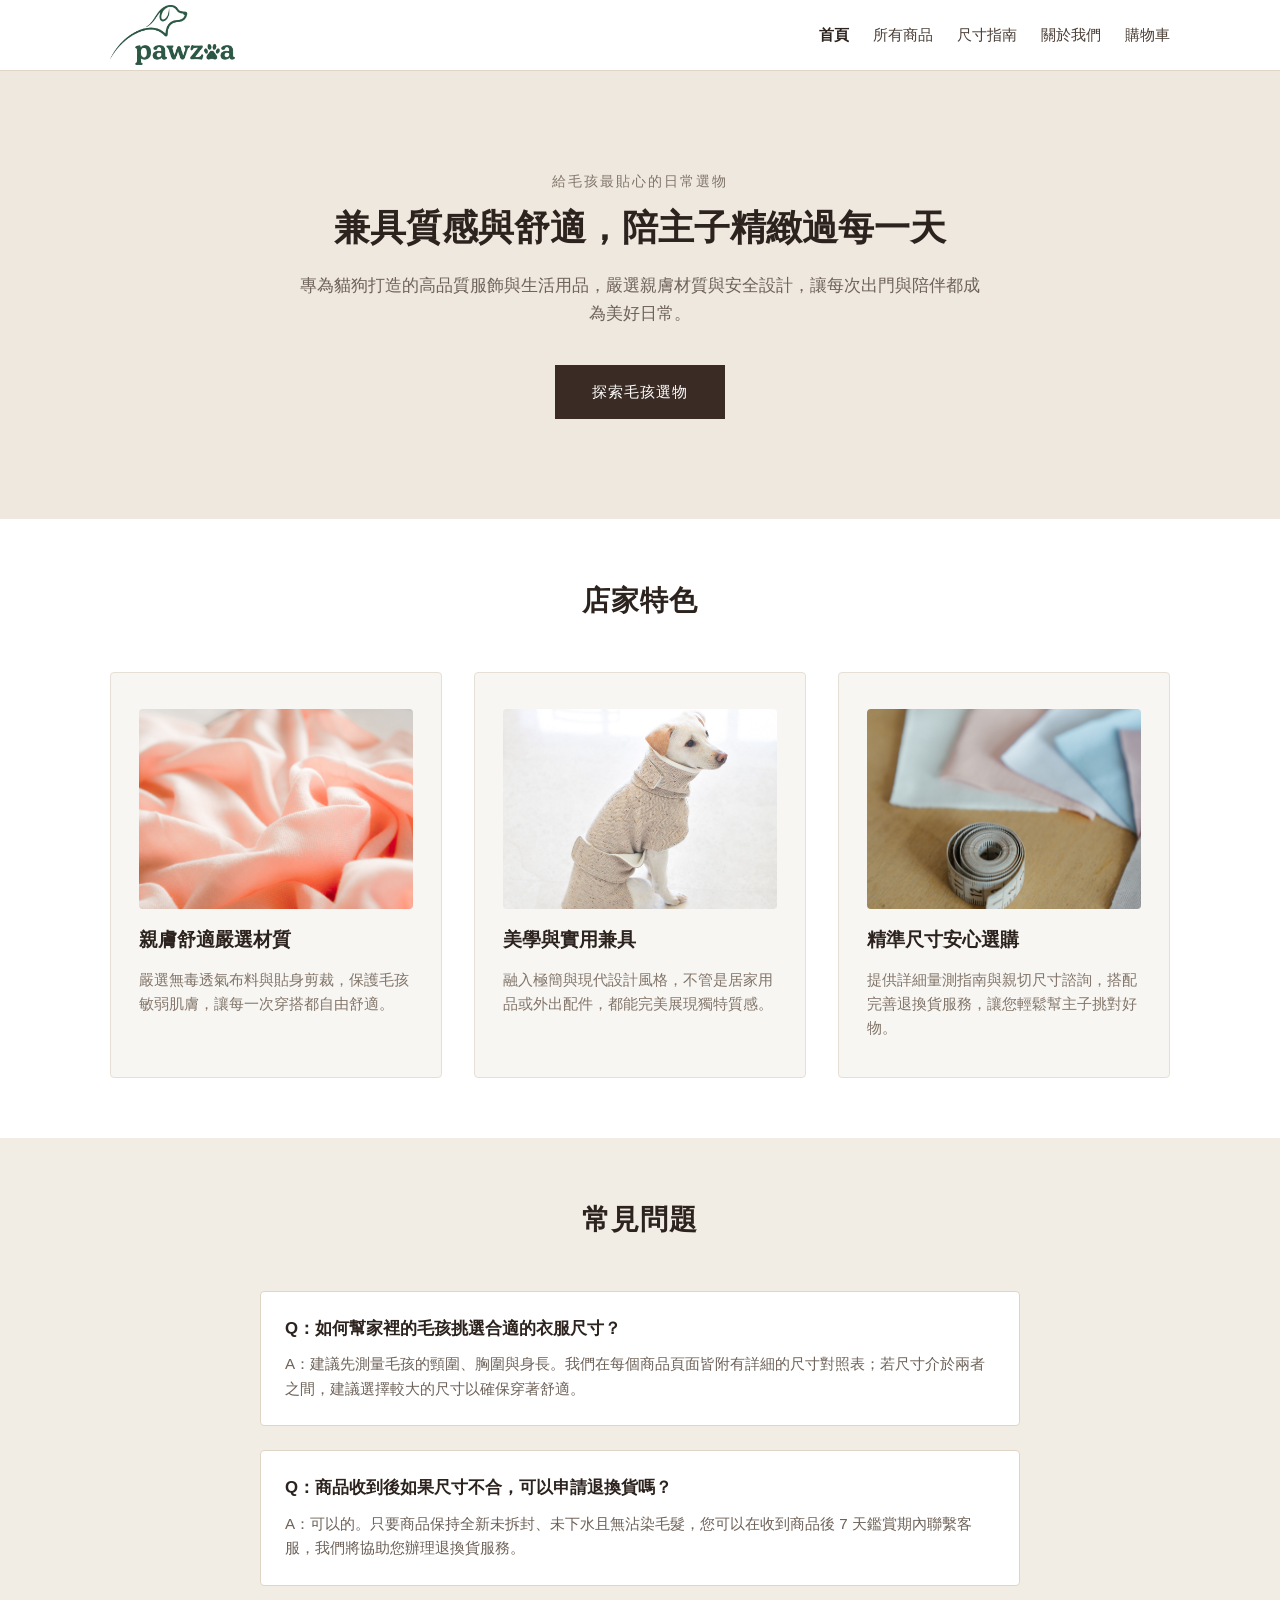
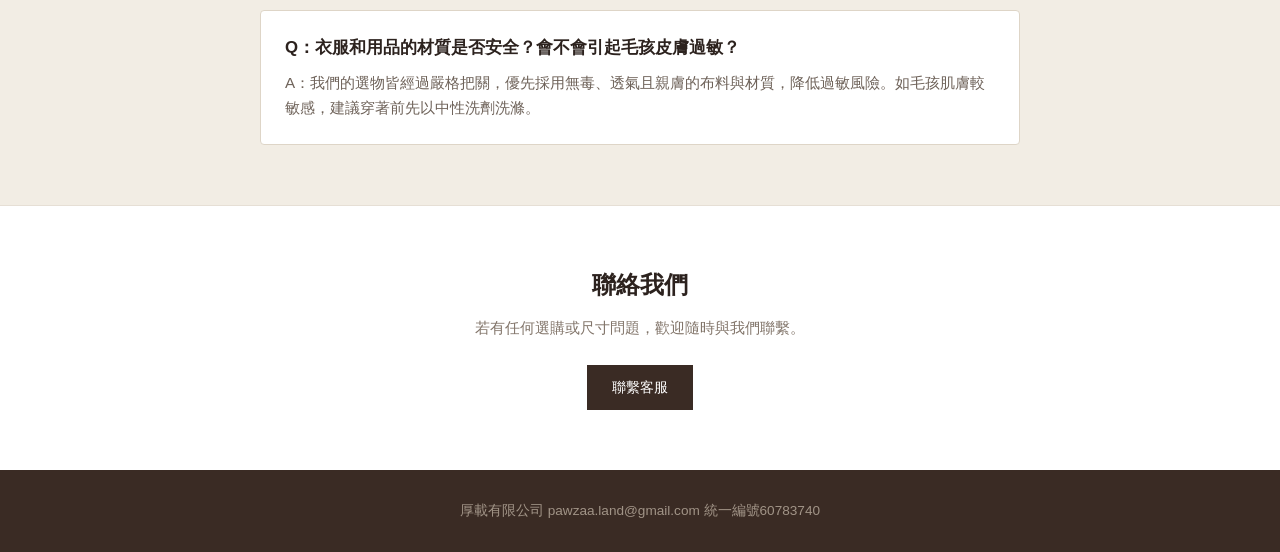
<file: index.html>
<!DOCTYPE html>
<html lang="zh-TW">
<head>
  <meta charset="UTF-8">
  <meta name="viewport" content="width=device-width, initial-scale=1.0">
  <!-- 💡 新增：解決部分外部圖片（如 Pexels）防盜鏈與 CORS 載入問題 -->
  <meta name="referrer" content="no-referrer">
  <title>毛孩質感生活館 | Pawzaa</title>
  <link rel="stylesheet" href="css/style.css">
  <link rel="icon" type="image/svg+xml" href="images/favicon.svg">
</head>
<body>

  <!-- 頂部導覽列 -->
  <header>
    <div class="container nav-container">
      <div class="logo">
        <a href="index.html">
          <img src="images/logo.png" alt="毛孩質感生活館" class="logo-img">
        </a>
      </div>

      <nav>
        <ul class="nav-menu" id="nav-menu">
          <li><a href="index.html" class="active">首頁</a></li>
          <li><a href="products.html">所有商品</a></li>
          <li><a href="size-guide.html">尺寸指南</a></li>
          <li><a href="about.html">關於我們</a></li>
          <li><a href="cart.html">購物車</a></li>
        </ul>
      </nav>

      <!-- 手機版漢堡選單按鈕 (放置於 nav 後方以確保置右) -->
      <button class="hamburger" id="hamburger-btn" aria-label="開啟選單" aria-expanded="false" aria-controls="nav-menu">
        <span></span>
        <span></span>
        <span></span>
      </button>
    </div>
  </header>

  <!-- 主要內容區 -->
  <main>
    <!-- Hero 主視覺區塊（內容由 JSON 動態填入） -->
    <section class="hero">
      <div class="container">
        <div class="hero-kicker" id="hero-kicker"></div>
        <h1 class="hero-title" id="hero-title"></h1>
        <p class="hero-subtitle" id="hero-subtitle"></p>
        <a href="products.html" class="hero-cta" id="hero-cta"></a>
      </div>
    </section>

    <!-- 特色卡片區塊（內容由 JSON 動態填入） -->
    <section class="features">
      <div class="container">
        <h2 class="section-title" id="features-title"></h2>
        <div class="features-grid" id="features-grid"></div>
      </div>
    </section>

    <!-- 常見問題區塊（內容由 JSON 動態填入） -->
    <section class="faq">
      <div class="container">
        <h2 class="section-title" id="faq-title"></h2>
        <div class="faq-list" id="faq-list"></div>
      </div>
    </section>

    <!-- 聯絡我們區塊（內容由 JSON 動態填入） -->
    <section class="contact">
      <div class="container">
        <h2 class="contact-title" id="contact-title"></h2>
        <p class="contact-desc" id="contact-desc"></p>
        <a href="mailto:pawzaa.land@gmail.com" class="contact-button">聯繫客服</a>
      </div>
    </section>
  </main>

  <!-- 頁尾區塊（內容由 JSON 動態填入） -->
  <footer>
    <div class="container">
      <p id="footer-text"></p>
    </div>
  </footer>

  <!-- ==========================================================================
     JavaScript：動態讀取 JSON 資料並渲染至 DOM
     ========================================================================== -->
  <script src="js/script.js"></script>
</body>
</html>
</file>
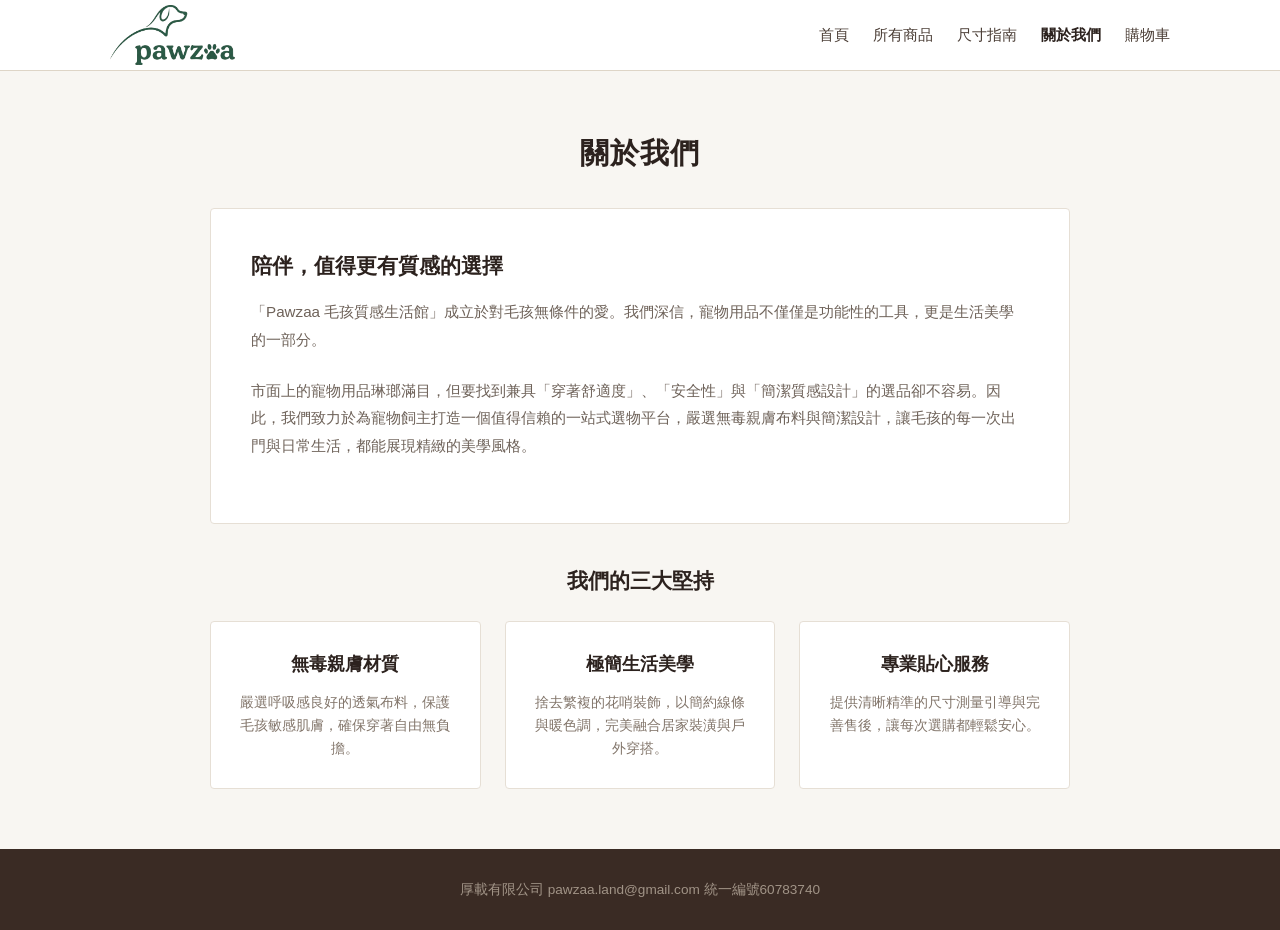
<file: about.html>
<!DOCTYPE html>
<html lang="zh-TW">
<head>
  <meta charset="UTF-8">
  <meta name="viewport" content="width=device-width, initial-scale=1.0">
  <meta name="referrer" content="no-referrer">
  <title>關於我們 | 毛孩質感生活館 Pawzaa</title>
  <link rel="stylesheet" href="css/style.css">
  <link rel="icon" type="image/svg+xml" href="images/favicon.svg">
</head>
<body>

  <!-- 導覽列 -->
  <header>
    <div class="container nav-container">
      <div class="logo">
        <a href="index.html">
          <img src="images/logo.png" alt="毛孩質感生活館" class="logo-img">
        </a>
      </div>

      <nav>
        <ul class="nav-menu" id="nav-menu">
          <li><a href="index.html">首頁</a></li>
          <li><a href="products.html">所有商品</a></li>
          <li><a href="size-guide.html">尺寸指南</a></li>
          <li><a href="about.html" class="active">關於我們</a></li>
          <li><a href="cart.html">購物車</a></li>
        </ul>
      </nav>

      <!-- 手機版漢堡選單按鈕 -->
      <button class="hamburger" id="hamburger-btn" aria-label="開啟選單" aria-expanded="false" aria-controls="nav-menu">
        <span></span>
        <span></span>
        <span></span>
      </button>
    </div>
  </header>

  <!-- 主要內容 -->
  <main class="container">
    <section>
      <h1 class="page-title">關於我們</h1>

      <!-- 品牌故事 -->
      <div class="about-content">
        <div class="about-story">
          <h2>陪伴，值得更有質感的選擇</h2>
          <p>
            「Pawzaa 毛孩質感生活館」成立於對毛孩無條件的愛。我們深信，寵物用品不僅僅是功能性的工具，更是生活美學的一部分。
          </p>
          <p>
            市面上的寵物用品琳瑯滿目，但要找到兼具「穿著舒適度」、「安全性」與「簡潔質感設計」的選品卻不容易。因此，我們致力於為寵物飼主打造一個值得信賴的一站式選物平台，嚴選無毒親膚布料與簡潔設計，讓毛孩的每一次出門與日常生活，都能展現精緻的美學風格。
          </p>
        </div>
      </div>

      <!-- 品牌堅持 -->
      <h2 style="font-size: 1.3rem; margin-bottom: 24px; text-align: center;">我們的三大堅持</h2>
      <div class="values-grid">
        <div class="value-card">
          <h3>無毒親膚材質</h3>
          <p>嚴選呼吸感良好的透氣布料，保護毛孩敏感肌膚，確保穿著自由無負擔。</p>
        </div>
        <div class="value-card">
          <h3>極簡生活美學</h3>
          <p>捨去繁複的花哨裝飾，以簡約線條與暖色調，完美融合居家裝潢與戶外穿搭。</p>
        </div>
        <div class="value-card">
          <h3>專業貼心服務</h3>
          <p>提供清晰精準的尺寸測量引導與完善售後，讓每次選購都輕鬆安心。</p>
        </div>
      </div>
    </section>
  </main>

  <!-- 頁尾 -->
  <footer>
    <div class="container">
      <p>厚載有限公司 pawzaa.land@gmail.com 統一編號60783740</p>
    </div>
  </footer>

  <!-- ==========================================================================
     JavaScript：手機版漢堡選單互動邏輯
     ========================================================================== -->
  <script src="js/script.js"></script>
</body>
</html>
</file>
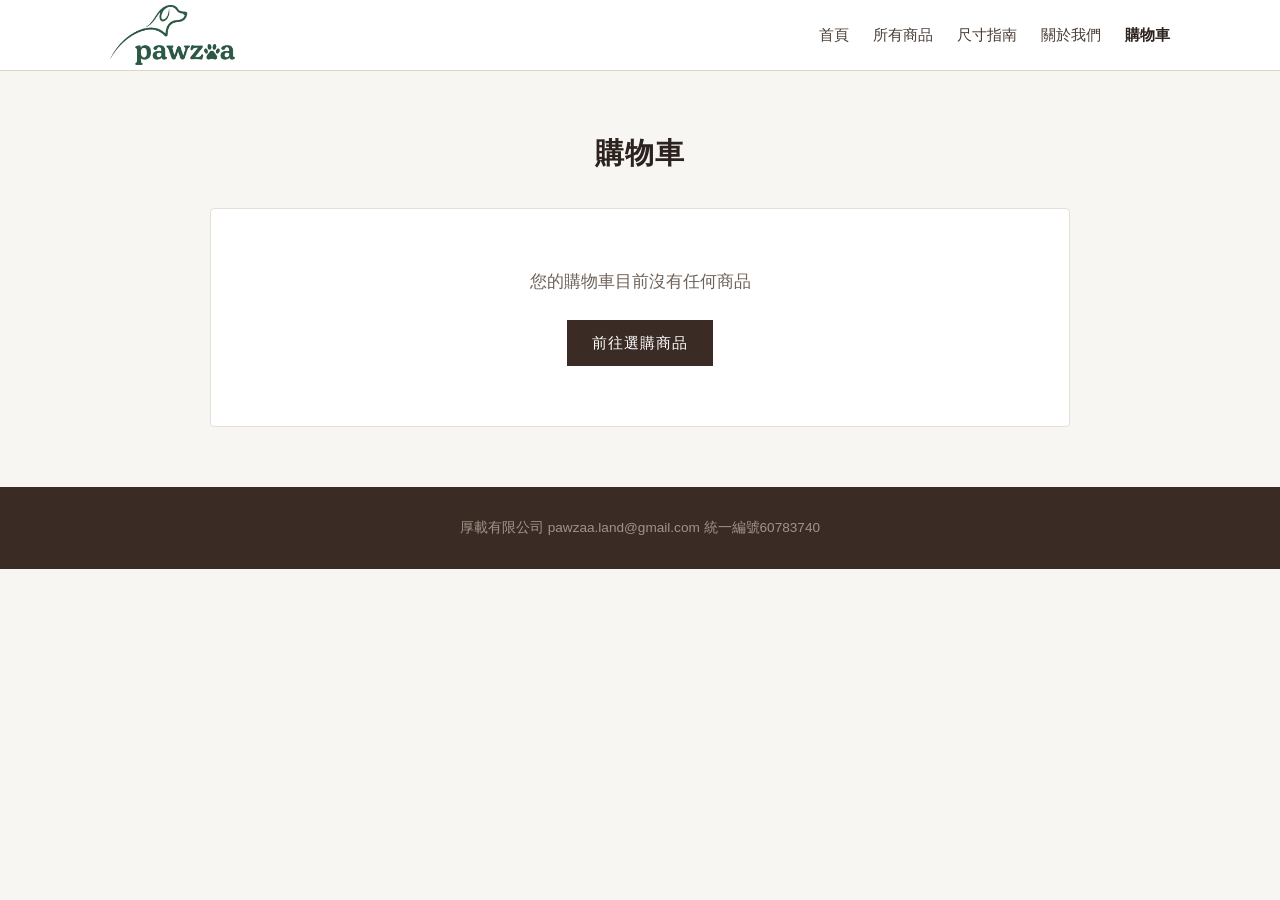
<file: cart.html>
<!DOCTYPE html>
<html lang="zh-TW">
<head>
  <meta charset="UTF-8">
  <meta name="viewport" content="width=device-width, initial-scale=1.0">
  <meta name="referrer" content="no-referrer">
  <title>購物車 | 毛孩質感生活館 Pawzaa</title>
  <link rel="stylesheet" href="css/style.css">
  <link rel="icon" type="image/svg+xml" href="images/favicon.svg">
</head>
<body>

  <!-- 頂部導覽列 -->
  <header>
    <div class="container nav-container">
      <div class="logo">
        <a href="index.html">
          <img src="images/logo.png" alt="毛孩質感生活館" class="logo-img">
        </a>
      </div>

      <nav>
        <ul class="nav-menu" id="nav-menu">
          <li><a href="index.html">首頁</a></li>
          <li><a href="products.html">所有商品</a></li>
          <li><a href="size-guide.html">尺寸指南</a></li>
          <li><a href="about.html">關於我們</a></li>
          <li><a href="cart.html" class="active">購物車</a></li>
        </ul>
      </nav>

      <!-- 手機版漢堡選單按鈕 -->
      <button class="hamburger" id="hamburger-btn" aria-label="開啟選單" aria-expanded="false" aria-controls="nav-menu">
        <span></span>
        <span></span>
        <span></span>
      </button>
    </div>
  </header>

<!-- 主要內容區 -->
  <main class="container">
    <section>
      <h1 class="page-title">購物車</h1>

      <!-- 購物車主要區塊 (預設隱藏) -->
      <div class="cart-layout" id="cart-content" style="display: none;">
        <!-- 左側：品項明細與配送選擇 -->
        <div class="cart-main">
          <!-- 商品明細卡片 -->
          <div class="cart-section">
            <h2 class="cart-section-title" id="cart-item-count">選購商品 (0)</h2>
            <!-- 動態商品列表容器 -->
            <div id="cart-items-container"></div>
          </div>

          <!-- 運送與付款方式選項 -->
          <div class="cart-section">
            <h2 class="cart-section-title">配送與付款方式</h2>
            <div class="form-group">
              <label for="shipping-method" class="form-label">運送方式</label>
              <select id="shipping-method" class="form-select">
                <option value="60">超商取貨付款 (7-11 / 全家) - NT$ 60</option>
                <option value="100">宅配到府 - NT$ 100</option>
              </select>
            </div>

            <div class="form-group">
              <label for="payment-method" class="form-label">付款方式</label>
              <select id="payment-method" class="form-select">
                <option value="cod">超商取貨付款</option>
                <option value="credit">信用卡線上刷卡</option>
                <option value="transfer">ATM 轉帳匯款</option>
              </select>
            </div>
          </div>
        </div>

        <!-- 右側：訂單金額摘要 -->
        <aside class="summary-card">
          <h2 class="cart-section-title">訂單摘要</h2>
          <div class="summary-row">
            <span>商品小計</span>
            <span id="subtotal-val">NT$ 0</span>
          </div>
          <div class="summary-row">
            <span>預估運費</span>
            <span id="shipping-val">NT$ 60</span>
          </div>
          <div class="summary-row total">
            <span>應付總金額</span>
            <span id="total-val">NT$ 60</span>
          </div>
          <button class="checkout-btn" onclick="alert('感謝您的試用！此為前端範例購物車。')">前往結帳</button>
          <a href="products.html" class="continue-shopping">繼續選購商品</a>
        </aside>
      </div>

      <!-- 空購物車畫面 (預設顯示) -->
      <div class="empty-cart" id="empty-cart-msg" style="display: block;">
        <p>您的購物車目前沒有任何商品</p>
        <a href="products.html" class="hero-cta" style="padding: 10px 24px;">前往選購商品</a>
      </div>
    </section>
  </main>

  <!-- 頁尾 -->
  <footer>
    <div class="container">
      <p>厚載有限公司 pawzaa.land@gmail.com 統一編號60783740</p>
    </div>
  </footer>

  <!-- ==========================================================================
     JavaScript：互動邏輯與金額計算
     ========================================================================== -->
  <script src="js/script.js"></script>
</body>
</html>
</file>
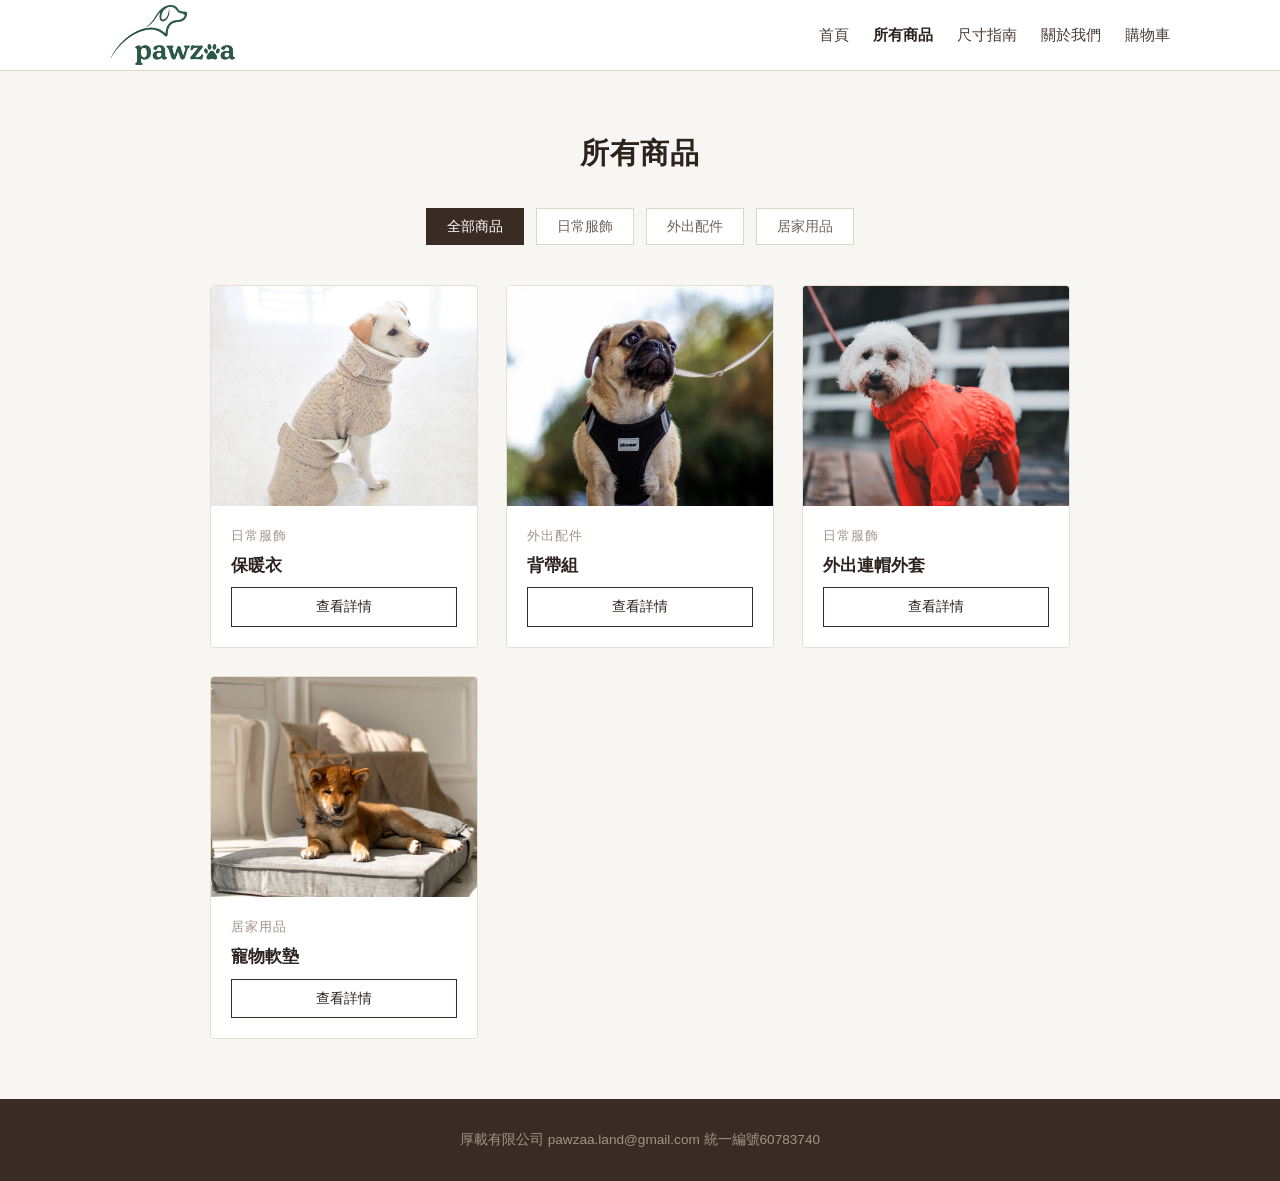
<file: products.html>
<!DOCTYPE html>
<html lang="zh-TW">
<head>
  <meta charset="UTF-8">
  <meta name="viewport" content="width=device-width, initial-scale=1.0">
  <meta name="referrer" content="no-referrer">
  <title>所有商品 | 毛孩質感生活館 Pawzaa</title>
  <link rel="stylesheet" href="css/style.css">
  <link rel="icon" type="image/svg+xml" href="images/favicon.svg">
</head>
<body>

  <!-- 導覽列 -->
  <header>
    <div class="container nav-container">
      <div class="logo">
        <a href="index.html">
          <img src="images/logo.png" alt="毛孩質感生活館" class="logo-img">
        </a>
      </div>

      <nav>
        <ul class="nav-menu" id="nav-menu">
          <li><a href="index.html">首頁</a></li>
          <li><a href="products.html" class="active">所有商品</a></li>
          <li><a href="size-guide.html">尺寸指南</a></li>
          <li><a href="about.html">關於我們</a></li>
          <li><a href="cart.html">購物車</a></li>
        </ul>
      </nav>

      <!-- 手機版漢堡選單按鈕 -->
      <button class="hamburger" id="hamburger-btn" aria-label="開啟選單" aria-expanded="false" aria-controls="nav-menu">
        <span></span>
        <span></span>
        <span></span>
      </button>
    </div>
  </header>

  <!-- 主要內容 -->
  <main class="container">
    <section>
      <h1 class="page-title">所有商品</h1>
      
      <!-- 分類選單 -->
      <div class="filter-group">
        <button class="filter-btn active">全部商品</button>
        <button class="filter-btn">日常服飾</button>
        <button class="filter-btn">外出配件</button>
        <button class="filter-btn">居家用品</button>
      </div>

      <!-- 商品列表 -->
      <div class="product-grid">
        <div class="product-card">
          <img src="images/design.jpg" alt="極簡有機棉純色保暖衣" class="product-img">
          <div class="product-info">
            <span class="product-category">日常服飾</span>
            <h2 class="product-name">保暖衣</h2>
            <!-- <div class="product-price">NT$ 780</div> -->
            <a href="/product-list/product-organic-cotton-shirt.html" class="product-btn">查看詳情</a>
          </div>
        </div>

        <div class="product-card">
          <img src="images/harness.jpg" alt="防減壓透氣胸背帶組" class="product-img">
          <div class="product-info">
            <span class="product-category">外出配件</span>
            <h2 class="product-name">背帶組</h2>
            <!-- <div class="product-price">NT$ 1,280</div> -->
            <a href="/product-list/product-harness-set.html" class="product-btn">查看詳情</a>
          </div>
        </div>

        <div class="product-card">
          <img src="images/coat.jpg" alt="日系防水防風外出連帽外套" class="product-img">
          <div class="product-info">
            <span class="product-category">日常服飾</span>
            <h2 class="product-name">外出連帽外套</h2>
            <!-- <div class="product-price">NT$ 1,080</div> -->
            <a href="/product-list/product-windproof-coat.html" class="product-btn">查看詳情</a>
          </div>
        </div>

        <div class="product-card">
          <img src="images/mat.jpg" alt="親膚慢回彈居家寵物軟墊" class="product-img">
          <div class="product-info">
            <span class="product-category">居家用品</span>
            <h2 class="product-name">寵物軟墊</h2>
            <!-- <div class="product-price">NT$ 1,580</div> -->
            <a href="/product-list/product-memory-foam-mat.html" class="product-btn">查看詳情</a>
          </div>
        </div>
      </div>
    </section>
  </main>

  <!-- 頁尾 -->
  <footer>
    <div class="container">
      <p>厚載有限公司 pawzaa.land@gmail.com 統一編號60783740</p>
    </div>
  </footer>

  <!-- ==========================================================================
     JavaScript：手機版漢堡選單互動邏輯
     ========================================================================== -->
  <script src="js/script.js"></script>
</body>
</html>
</file>
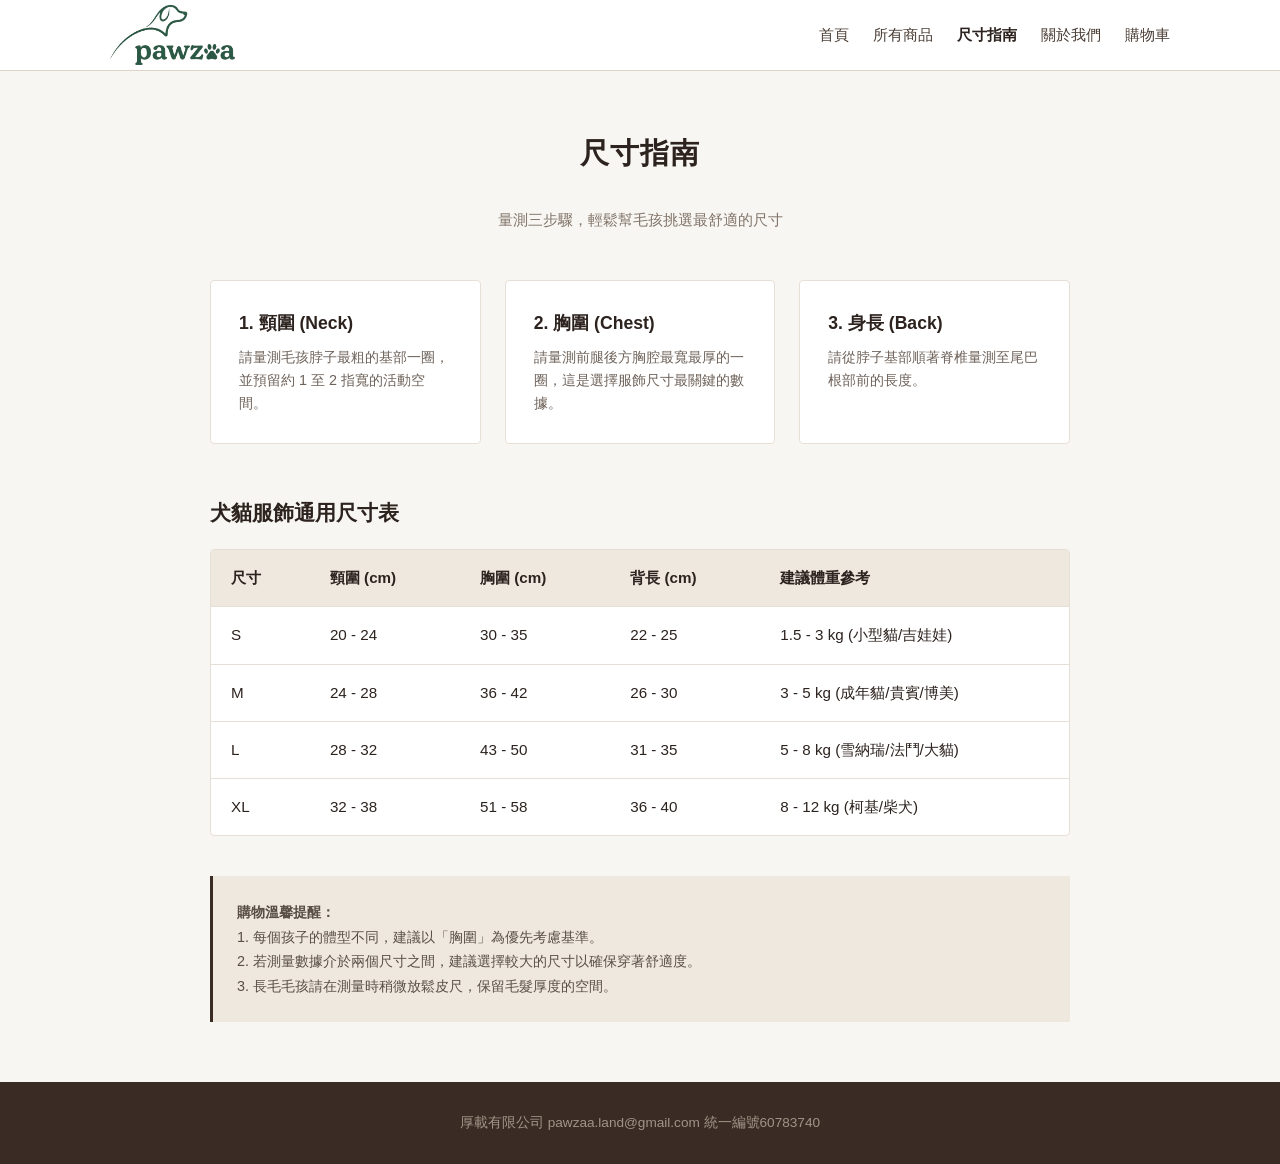
<file: size-guide.html>
<!DOCTYPE html>
<html lang="zh-TW">
<head>
  <meta charset="UTF-8">
  <meta name="viewport" content="width=device-width, initial-scale=1.0">
  <title>尺寸指南 | 毛孩質感生活館 Pawzaa</title>
  <link rel="stylesheet" href="css/style.css">
  <link rel="icon" type="image/svg+xml" href="images/favicon.svg">
</head>
<body>

  <!-- 導覽列 -->
  <header>
    <div class="container nav-container">
      <div class="logo">
        <a href="index.html">
          <img src="images/logo.png" alt="毛孩質感生活館" class="logo-img">
        </a>
      </div>

      <nav>
        <ul class="nav-menu" id="nav-menu">
          <li><a href="index.html">首頁</a></li>
          <li><a href="products.html">所有商品</a></li>
          <li><a href="size-guide.html" class="active">尺寸指南</a></li>
          <li><a href="about.html">關於我們</a></li>
          <li><a href="cart.html">購物車</a></li>
        </ul>
      </nav>

      <!-- 手機版漢堡選單按鈕 -->
      <button class="hamburger" id="hamburger-btn" aria-label="開啟選單" aria-expanded="false" aria-controls="nav-menu">
        <span></span>
        <span></span>
        <span></span>
      </button>
    </div>
  </header>

  <!-- 主要內容 -->
  <main class="container">
    <section>
      <h1 class="page-title">尺寸指南</h1>
      <p class="page-subtitle">量測三步驟，輕鬆幫毛孩挑選最舒適的尺寸</p>

      <!-- 測量步驟卡片 -->
      <div class="measure-grid">
        <div class="measure-card">
          <h3>1. 頸圍 (Neck)</h3>
          <p>請量測毛孩脖子最粗的基部一圈，並預留約 1 至 2 指寬的活動空間。</p>
        </div>
        <div class="measure-card">
          <h3>2. 胸圍 (Chest)</h3>
          <p>請量測前腿後方胸腔最寬最厚的一圈，這是選擇服飾尺寸最關鍵的數據。</p>
        </div>
        <div class="measure-card">
          <h3>3. 身長 (Back)</h3>
          <p>請從脖子基部順著脊椎量測至尾巴根部前的長度。</p>
        </div>
      </div>

      <!-- 尺寸對照表 -->
      <h2 style="font-size: 1.3rem; margin-bottom: 20px;">犬貓服飾通用尺寸表</h2>
      <div class="table-container">
        <table>
          <thead>
            <tr>
              <th>尺寸</th>
              <th>頸圍 (cm)</th>
              <th>胸圍 (cm)</th>
              <th>背長 (cm)</th>
              <th>建議體重參考</th>
            </tr>
          </thead>
          <tbody>
            <tr>
              <td>S</td>
              <td>20 - 24</td>
              <td>30 - 35</td>
              <td>22 - 25</td>
              <td>1.5 - 3 kg (小型貓/吉娃娃)</td>
            </tr>
            <tr>
              <td>M</td>
              <td>24 - 28</td>
              <td>36 - 42</td>
              <td>26 - 30</td>
              <td>3 - 5 kg (成年貓/貴賓/博美)</td>
            </tr>
            <tr>
              <td>L</td>
              <td>28 - 32</td>
              <td>43 - 50</td>
              <td>31 - 35</td>
              <td>5 - 8 kg (雪納瑞/法鬥/大貓)</td>
            </tr>
            <tr>
              <td>XL</td>
              <td>32 - 38</td>
              <td>51 - 58</td>
              <td>36 - 40</td>
              <td>8 - 12 kg (柯基/柴犬)</td>
            </tr>
          </tbody>
        </table>
      </div>

      <!-- 購物提醒 -->
      <div class="notice-box">
        <strong>購物溫馨提醒：</strong><br>
        1. 每個孩子的體型不同，建議以「胸圍」為優先考慮基準。<br>
        2. 若測量數據介於兩個尺寸之間，建議選擇較大的尺寸以確保穿著舒適度。<br>
        3. 長毛毛孩請在測量時稍微放鬆皮尺，保留毛髮厚度的空間。
      </div>
    </section>
  </main>

  <!-- 頁尾 -->
  <footer>
    <div class="container">
      <p>厚載有限公司 pawzaa.land@gmail.com 統一編號60783740</p>
    </div>
  </footer>

  <!-- ==========================================================================
     JavaScript：手機版漢堡選單互動邏輯
     ========================================================================== -->
  <script src="js/script.js"></script>
</body>
</html>
</file>
<file: css/style.css>
@charset "UTF-8";

/* ==========================================================================
   0. 全域 CSS 變數定義 (CSS Variables)
   ========================================================================== */
:root {
  /* 主要色彩與品牌色 (深胡桃木棕 / 溫暖白) */
  --color-primary: #3a2b24;        /* 深胡桃木棕：兼具沉穩黑的質感與木質溫暖 */
  --color-primary-hover: #ffffff;  /* 反轉焦點白 */

  /* 背景與容器色彩 (燕麥奶與奶油色系) */
  --color-bg: #f8f6f2;             /* 柔和燕麥米底色：告別生硬純白，增加溫馨感 */
  --color-surface: #ffffff;        /* 純白卡片背景：突顯商品圖與維持閱讀乾淨度 */
  --color-surface-warm: #eee8df;   /* 淺橡木/暖沙色：用於 Hero 區塊、提醒框與表格 Header */
  --color-surface-alt: #f2ede4;    /* 奶油灰底色：用於 FAQ 等區塊交錯襯托 */

  /* 文字色彩 (深木棕與暖灰色系) */
  --color-text: #2c221e;           /* 極深棕黑：保持高對比可讀性，但質感比純黑更柔和 */
  --color-text-nav: #4a3d35;       /* 導覽列連結文字 */
  --color-text-subtle: #5a4f47;    /* 提示與重點說明文字 */
  --color-text-muted: #6e6259;     /* 內文描述與 FAQ 回答 */
  --color-text-secondary: #82756a;  /* 次要輔助說明（如副標題、Kicker） */
  --color-text-tertiary: #a19487;   /* 淺木灰：用於商品小標籤、分類名稱 */
  --color-text-light: #ffffff;     /* 深色背景上的反白字 */

  /* 邊框與分隔線 (淺泥灰與大地色線條) */
  --color-border: #e6dfd5;         /* 卡片與分界線：帶微微暖意的大地淺灰 */
  --color-border-subtle: #f0ebe1;  /* 極淺選單分割線 */
  --color-border-nav: #ded5c7;     /* Header 底部與按鈕邊框 */
}

/* ==========================================================================
   1. 基本重置與全域樣式 (CSS Reset & Base Styles)
   ========================================================================== */
* {
  box-sizing: border-box;
  margin: 0;
  padding: 0;
}

body {
  font-family: -apple-system, BlinkMacSystemFont, "Segoe UI", Roboto, "Helvetica Neue", Arial, sans-serif;
  line-height: 1.6;
  color: var(--color-text);
  background-color: var(--color-bg);
  padding-top: 70px; /* 補償 fixed header 佔用的空間 */
}

a {
  color: inherit;
  text-decoration: none;
}

img {
  max-width: 100%;
  height: auto;
  display: block;
}

/* 全域內容版心寬度容器（頁面與 header 均可共用） */
.container {
  max-width: 1100px;
  margin: 0 auto;
  padding: 0 20px;
}

/* 部分內頁專用的較窄版心容器 */
main.container {
  max-width: 900px;
}

/* ==========================================================================
   2. 頁首與導覽列樣式 (Header & Navigation)
   ========================================================================== */
header {
  background-color: var(--color-surface);
  border-bottom: 1px solid var(--color-border-nav);
  position: fixed;
  top: 0;
  left: 0;
  width: 100%;
  z-index: 100;
  transition: transform 0.3s ease-in-out;
}

/* 捲動時隱藏導覽列 */
header.nav-hidden {
  transform: translateY(-100%);
}

.nav-container {
  display: flex;
  justify-content: space-between;
  align-items: center;
  height: 70px;
  max-width: 1100px;
  margin: 0 auto;
  padding: 0 20px;
  position: relative;
}

.logo {
  font-size: 1.25rem;
  font-weight: 700;
  letter-spacing: 1px;
}
/* Logo 圖片大小控制 */
.logo img.logo-img {
  height: 60px;       /* 可依您的 Logo 長寬比例調整高度（例如 35px ~ 45px） */
  width: auto;        /* 保持圖片等比例縮放，不變形 */
  display: block;
}

.nav-menu {
  display: flex;
  list-style: none;
  gap: 24px;
}

.nav-menu a {
  font-size: 0.95rem;
  color: var(--color-text-nav);
  transition: color 0.2s, font-weight 0.2s;
}

.nav-menu a:hover,
.nav-menu a.active {
  color: var(--color-text);
  font-weight: 600;
}

/* 漢堡按鈕樣式（預設桌機版隱藏） */
.hamburger {
  display: none;
  background: none;
  border: none;
  cursor: pointer;
  padding: 8px 0;
  width: 32px;
  height: 40px;
  flex-direction: column;
  justify-content: center;
  align-items: flex-end;
  gap: 5px;
  z-index: 101;
  margin-left: auto;
}

.hamburger span {
  display: block;
  width: 22px;
  height: 2px;
  background-color: var(--color-primary);
  transition: all 0.3s ease-in-out;
}

/* 漢堡按鈕展開時轉為 X 圖示 */
.hamburger.is-active span:nth-child(1) {
  transform: translateY(7px) rotate(45deg);
}

.hamburger.is-active span:nth-child(2) {
  opacity: 0;
}

.hamburger.is-active span:nth-child(3) {
  transform: translateY(-7px) rotate(-45deg);
}

/* ==========================================================================
   3. 通用區塊與標題樣式 (Section Common Styles)
   ========================================================================== */
section {
  padding: 60px 0;
}

.section-title {
  font-size: 1.75rem;
  font-weight: 600;
  text-align: center;
  margin-bottom: 48px;
  letter-spacing: 1px;
}

.page-title {
  font-size: 1.8rem;
  font-weight: 600;
  text-align: center;
  margin-bottom: 32px;
  letter-spacing: 1px;
}

.page-subtitle {
  text-align: center;
  color: var(--color-text-secondary);
  margin-bottom: 48px;
  font-size: 0.95rem;
}

/* ==========================================================================
   4. 首頁專用區塊 (Index Unique Sections)
   ========================================================================== */
/* Hero 主視覺 */
.hero {
  background-color: var(--color-surface-warm);
  padding: 100px 0;
  text-align: center;
}

.hero-kicker {
  font-size: 0.9rem;
  letter-spacing: 2px;
  color: var(--color-text-secondary);
  margin-bottom: 12px;
  text-transform: uppercase;
}

.hero-title {
  font-size: 2.25rem;
  font-weight: 700;
  margin-bottom: 20px;
  line-height: 1.3;
  text-wrap: balance;
  word-break: keep-all;
}

.hero-subtitle {
  font-size: 1.05rem;
  color: var(--color-text-muted);
  max-width: 680px;
  margin: 0 auto 36px auto;
  line-height: 1.7;
}

.hero-cta {
  display: inline-block;
  background-color: var(--color-primary);
  color: var(--color-text-light);
  padding: 14px 36px;
  font-size: 0.95rem;
  font-weight: 500;
  letter-spacing: 1px;
  border: 1px solid var(--color-primary);
  transition: all 0.2s;
}

.hero-cta:hover {
  background-color: var(--color-primary-hover);
  color: var(--color-text);
}

/* 特色卡片區塊 */
.features {
  background-color: var(--color-surface);
}

.features-grid {
  display: grid;
  grid-template-columns: repeat(auto-fit, minmax(280px, 1fr));
  gap: 32px;
}

.feature-card {
  background-color: var(--color-bg);
  padding: 36px 28px;
  border: 1px solid var(--color-border);
  border-radius: 4px;
}

.feature-card img {
  width: 100%;
  height: 200px;
  object-fit: cover;
  border-radius: 4px;
  margin-bottom: 16px;
}

.feature-card h3 {
  font-size: 1.2rem;
  font-weight: 600;
  margin-bottom: 12px;
}

.feature-card p {
  font-size: 0.95rem;
  color: var(--color-text-secondary);
  line-height: 1.6;
}

/* 常見問題區塊 (FAQ) */
.faq {
  background-color: var(--color-surface-alt);
}

.faq-list {
  max-width: 760px;
  margin: 0 auto;
  display: flex;
  flex-direction: column;
  gap: 24px;
}

.faq-item {
  background-color: var(--color-surface);
  padding: 24px;
  border: 1px solid var(--color-border-nav);
  border-radius: 4px;
}

.faq-question {
  font-size: 1.05rem;
  font-weight: 600;
  margin-bottom: 10px;
  color: var(--color-text);
}

.faq-answer {
  font-size: 0.95rem;
  color: var(--color-text-muted);
  line-height: 1.6;
}

/* 首頁聯絡表單/客服區塊 */
.contact {
  background-color: var(--color-surface);
  text-align: center;
  border-top: 1px solid var(--color-border);
}

.contact-title {
  font-size: 1.5rem;
  font-weight: 600;
  margin-bottom: 12px;
}

.contact-desc {
  font-size: 0.95rem;
  color: var(--color-text-secondary);
  margin-bottom: 24px;
}

.contact-button {
  display: inline-block;
  background-color: var(--color-primary);
  border: 1px solid var(--color-primary);
  padding: 10px 24px;
  font-size: 0.9rem;
  color: var(--color-text-light);
  transition: all 0.2s;
}

.contact-button:hover {
  background-color: var(--color-primary-hover);
  color: var(--color-text);
}

/* ==========================================================================
   5. 所有商品頁專用區塊 (Products Page Unique Sections)
   ========================================================================== */
.filter-group {
  display: flex;
  justify-content: center;
  gap: 12px;
  margin-bottom: 40px;
  flex-wrap: wrap;
}

.filter-btn {
  background-color: var(--color-surface);
  border: 1px solid var(--color-border-nav);
  padding: 8px 20px;
  font-size: 0.9rem;
  color: var(--color-text-muted);
  cursor: pointer;
  transition: all 0.2s;
}

.filter-btn:hover,
.filter-btn.active {
  background-color: var(--color-primary);
  color: var(--color-text-light);
  border-color: var(--color-primary);
}

.product-grid {
  display: grid;
  grid-template-columns: repeat(auto-fill, minmax(240px, 1fr));
  gap: 28px;
}

.product-card {
  background-color: var(--color-surface);
  border: 1px solid var(--color-border);
  border-radius: 4px;
  overflow: hidden;
  display: flex;
  flex-direction: column;
  transition: transform 0.2s, box-shadow 0.2s;
}

.product-card:hover {
  transform: translateY(-4px);
  box-shadow: 0 4px 12px rgba(0, 0, 0, 0.05);
}

.product-img {
  width: 100%;
  height: 220px;
  object-fit: cover;
  background-color: var(--color-surface-warm);
}

.product-info {
  padding: 20px;
  display: flex;
  flex-direction: column;
  flex-grow: 1;
}

.product-category {
  font-size: 0.8rem;
  color: var(--color-text-tertiary);
  letter-spacing: 1px;
  margin-bottom: 6px;
  text-transform: uppercase;
}

.product-name {
  font-size: 1.05rem;
  font-weight: 600;
  margin-bottom: 8px;
}

.product-price {
  font-size: 0.95rem;
  font-weight: 500;
  color: var(--color-text);
  margin-bottom: 16px;
}

.product-btn {
  margin-top: auto;
  display: block;
  text-align: center;
  background-color: var(--color-surface);
  color: var(--color-text);
  border: 1px solid var(--color-primary);
  padding: 8px 16px;
  font-size: 0.85rem;
  transition: all 0.2s;
}

.product-btn:hover {
  background-color: var(--color-primary);
  color: var(--color-text-light);
}

/* ==========================================================================
   6. 尺寸指南頁專用區塊 (Size Guide Page Unique Sections)
   ========================================================================== */
.measure-grid {
  display: grid;
  grid-template-columns: repeat(auto-fit, minmax(240px, 1fr));
  gap: 24px;
  margin-bottom: 52px;
}

.measure-card {
  background-color: var(--color-surface);
  padding: 28px;
  border: 1px solid var(--color-border);
  border-radius: 4px;
}

.measure-card h3 {
  font-size: 1.1rem;
  font-weight: 600;
  margin-bottom: 8px;
}

.measure-card p {
  font-size: 0.9rem;
  color: var(--color-text-muted);
}

.table-container {
  background-color: var(--color-surface);
  border: 1px solid var(--color-border);
  border-radius: 4px;
  overflow-x: auto;
  margin-bottom: 40px;
}

table {
  width: 100%;
  border-collapse: collapse;
  text-align: left;
  font-size: 0.95rem;
}

th, td {
  padding: 16px 20px;
  border-bottom: 1px solid var(--color-border);
}

th {
  background-color: var(--color-surface-warm);
  font-weight: 600;
}

tr:last-child td {
  border-bottom: none;
}

.notice-box {
  background-color: var(--color-surface-warm);
  padding: 24px;
  border-left: 3px solid var(--color-primary);
  font-size: 0.9rem;
  color: var(--color-text-subtle);
  line-height: 1.7;
}

/* ==========================================================================
   7. 關於我們頁專用區塊 (About Page Unique Sections)
   ========================================================================== */
.about-content {
  background-color: var(--color-surface);
  border: 1px solid var(--color-border);
  padding: 40px;
  border-radius: 4px;
  margin-bottom: 40px;
}

.about-story h2 {
  font-size: 1.3rem;
  font-weight: 600;
  margin-bottom: 16px;
}

.about-story p {
  font-size: 0.95rem;
  color: var(--color-text-muted);
  line-height: 1.8;
  margin-bottom: 24px;
}

.values-grid {
  display: grid;
  grid-template-columns: repeat(auto-fit, minmax(240px, 1fr));
  gap: 24px;
}

.value-card {
  background-color: var(--color-surface);
  padding: 28px;
  border: 1px solid var(--color-border);
  border-radius: 4px;
  text-align: center;
}

.value-card h3 {
  font-size: 1.1rem;
  font-weight: 600;
  margin-bottom: 12px;
}

.value-card p {
  font-size: 0.9rem;
  color: var(--color-text-secondary);
  line-height: 1.6;
}

/* ==========================================================================
   8. 購物車頁專用區塊 (Cart Page Unique Sections)
   ========================================================================== */
.cart-layout {
  display: grid;
  grid-template-columns: 1fr 340px;
  gap: 32px;
  align-items: start;
}

.cart-section {
  background-color: var(--color-surface);
  border: 1px solid var(--color-border);
  border-radius: 4px;
  padding: 28px;
  margin-bottom: 24px;
}

.cart-section-title {
  font-size: 1.15rem;
  font-weight: 600;
  margin-bottom: 20px;
  padding-bottom: 12px;
  border-bottom: 1px solid var(--color-border-nav);
}

.cart-item {
  display: grid;
  grid-template-columns: 80px 1fr auto;
  gap: 16px;
  align-items: center;
  padding: 16px 0;
  border-bottom: 1px solid var(--color-border);
}

.cart-item:last-child {
  border-bottom: none;
}

.cart-item-img {
  width: 80px;
  height: 80px;
  object-fit: cover;
  border-radius: 4px;
  background-color: var(--color-surface-warm);
}

.cart-item-details {
  display: flex;
  flex-direction: column;
  gap: 4px;
}

.cart-item-title {
  font-size: 1rem;
  font-weight: 600;
}

.cart-item-spec {
  font-size: 0.85rem;
  color: var(--color-text-tertiary);
}

.cart-item-price {
  font-size: 0.95rem;
  font-weight: 500;
  color: var(--color-text);
  margin-top: 4px;
}

.cart-item-actions {
  display: flex;
  flex-direction: column;
  align-items: flex-end;
  gap: 12px;
}

.quantity-selector {
  display: flex;
  align-items: center;
  border: 1px solid var(--color-border-nav);
  border-radius: 2px;
  overflow: hidden;
}

.quantity-btn {
  background-color: var(--color-surface);
  border: none;
  width: 28px;
  height: 28px;
  cursor: pointer;
  font-size: 0.9rem;
  color: var(--color-text);
  transition: background-color 0.2s;
}

.quantity-btn:hover {
  background-color: var(--color-surface-warm);
}

.quantity-input {
  width: 36px;
  height: 28px;
  border: none;
  border-left: 1px solid var(--color-border-nav);
  border-right: 1px solid var(--color-border-nav);
  text-align: center;
  font-size: 0.85rem;
  color: var(--color-text);
  background-color: var(--color-surface);
}

.remove-btn {
  background: none;
  border: none;
  color: var(--color-text-tertiary);
  font-size: 0.8rem;
  cursor: pointer;
  text-decoration: underline;
  transition: color 0.2s;
}

.remove-btn:hover {
  color: #d9534f;
}

.form-group {
  margin-bottom: 16px;
}

.form-group:last-child {
  margin-bottom: 0;
}

.form-label {
  display: block;
  font-size: 0.9rem;
  font-weight: 500;
  margin-bottom: 8px;
}

.form-select {
  width: 100%;
  padding: 10px 12px;
  border: 1px solid var(--color-border-nav);
  background-color: var(--color-surface);
  border-radius: 4px;
  font-size: 0.9rem;
  color: var(--color-text);
  outline: none;
}

.form-select:focus {
  border-color: var(--color-primary);
}

.summary-card {
  background-color: var(--color-surface);
  border: 1px solid var(--color-border);
  border-radius: 4px;
  padding: 28px;
  position: sticky;
  top: 90px;
}

.summary-row {
  display: flex;
  justify-content: space-between;
  font-size: 0.95rem;
  margin-bottom: 12px;
  color: var(--color-text-muted);
}

.summary-row.total {
  font-size: 1.15rem;
  font-weight: 700;
  color: var(--color-text);
  border-top: 1px solid var(--color-border);
  padding-top: 16px;
  margin-top: 16px;
  margin-bottom: 24px;
}

.checkout-btn {
  display: block;
  width: 100%;
  text-align: center;
  background-color: var(--color-primary);
  color: var(--color-text-light);
  padding: 14px 0;
  font-size: 0.95rem;
  font-weight: 500;
  border: 1px solid var(--color-primary);
  cursor: pointer;
  transition: all 0.2s;
}

.checkout-btn:hover {
  background-color: var(--color-primary-hover);
  color: var(--color-text);
}

.continue-shopping {
  display: block;
  text-align: center;
  margin-top: 16px;
  font-size: 0.85rem;
  color: var(--color-text-muted);
  text-decoration: underline;
}

.continue-shopping:hover {
  color: var(--color-text);
}

.empty-cart {
  display: none;
  text-align: center;
  padding: 60px 20px;
  background-color: var(--color-surface);
  border: 1px solid var(--color-border);
  border-radius: 4px;
}

.empty-cart p {
  font-size: 1.05rem;
  color: var(--color-text-muted);
  margin-bottom: 24px;
}

/* ==========================================================================
   9. 頁尾區塊樣式 (Footer Section)
   ========================================================================== */
footer {
  background-color: var(--color-primary);
  color: var(--color-text-tertiary);
  padding: 30px 0;
  text-align: center;
  font-size: 0.85rem;
  margin-top: 60px;
}

/* 首頁頁尾貼齊底部調整 */
body > footer {
  margin-top: 0;
}

/* ==========================================================================
   10. 響應式網頁設計 (RWD Styles)
   ========================================================================== */
@media (max-width: 768px) {
  section {
    padding: 50px 0;
  }

  /* 首頁 Hero 微調 */
  .hero {
    padding: 60px 0;
  }

  .hero-title {
    font-size: 1.6rem;
  }

  .hero-subtitle {
    font-size: 0.95rem;
  }

  /* 顯示漢堡按鈕 */
  .hamburger {
    display: flex;
  }

  /* 手機版導覽區塊定位 */
  nav {
    position: static;
  }

  /* 手機版導覽選單樣式 */
  .nav-menu {
    position: absolute;
    top: 70px;
    left: 0;
    width: 100%;
    background-color: var(--color-surface);
    flex-direction: column;
    gap: 0;
    border-bottom: 1px solid var(--color-border-nav);
    box-shadow: 0 4px 12px rgba(0, 0, 0, 0.05);
    max-height: 0;
    overflow: hidden;
    transition: max-height 0.3s ease-in-out;
  }

  .nav-menu.is-active {
    max-height: 300px;
  }

  .nav-menu li {
    width: 100%;
  }

  .nav-menu a {
    display: block;
    padding: 16px 24px;
    font-size: 0.95rem;
    border-top: 1px solid var(--color-border-subtle);
  }

  /* 商品頁 RWD 微調 */
  .product-grid {
    grid-template-columns: repeat(auto-fill, minmax(160px, 1fr));
    gap: 16px;
  }

  .product-img {
    height: 160px;
  }

  /* 關於我們頁 RWD 微調 */
  .about-content {
    padding: 24px;
  }

  /* 購物車頁 RWD 微調 */
  .cart-layout {
    grid-template-columns: 1fr;
  }

  .summary-card {
    position: static;
  }

  .cart-item {
    grid-template-columns: 70px 1fr;
  }

  .cart-item-actions {
    grid-column: 1 / -1;
    flex-direction: row;
    justify-content: space-between;
    align-items: center;
    padding-top: 8px;
  }
}
</file>
